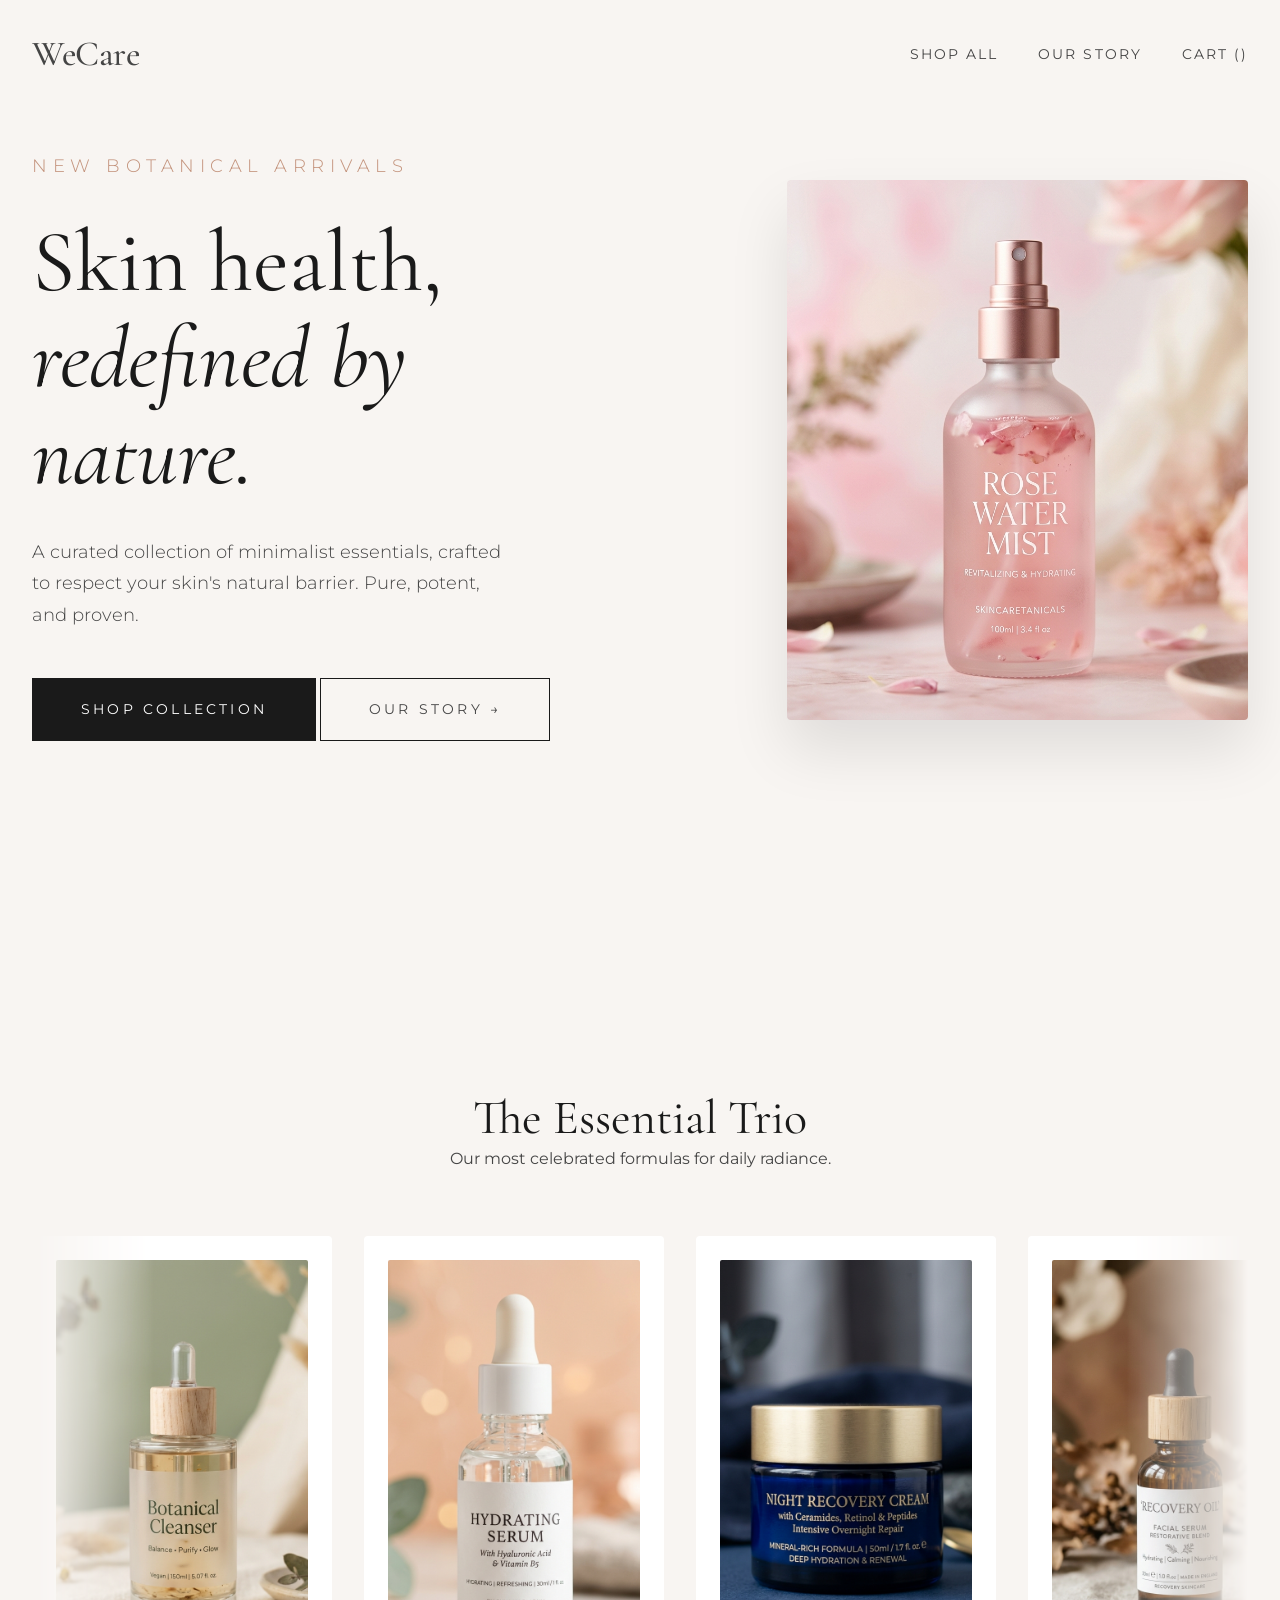
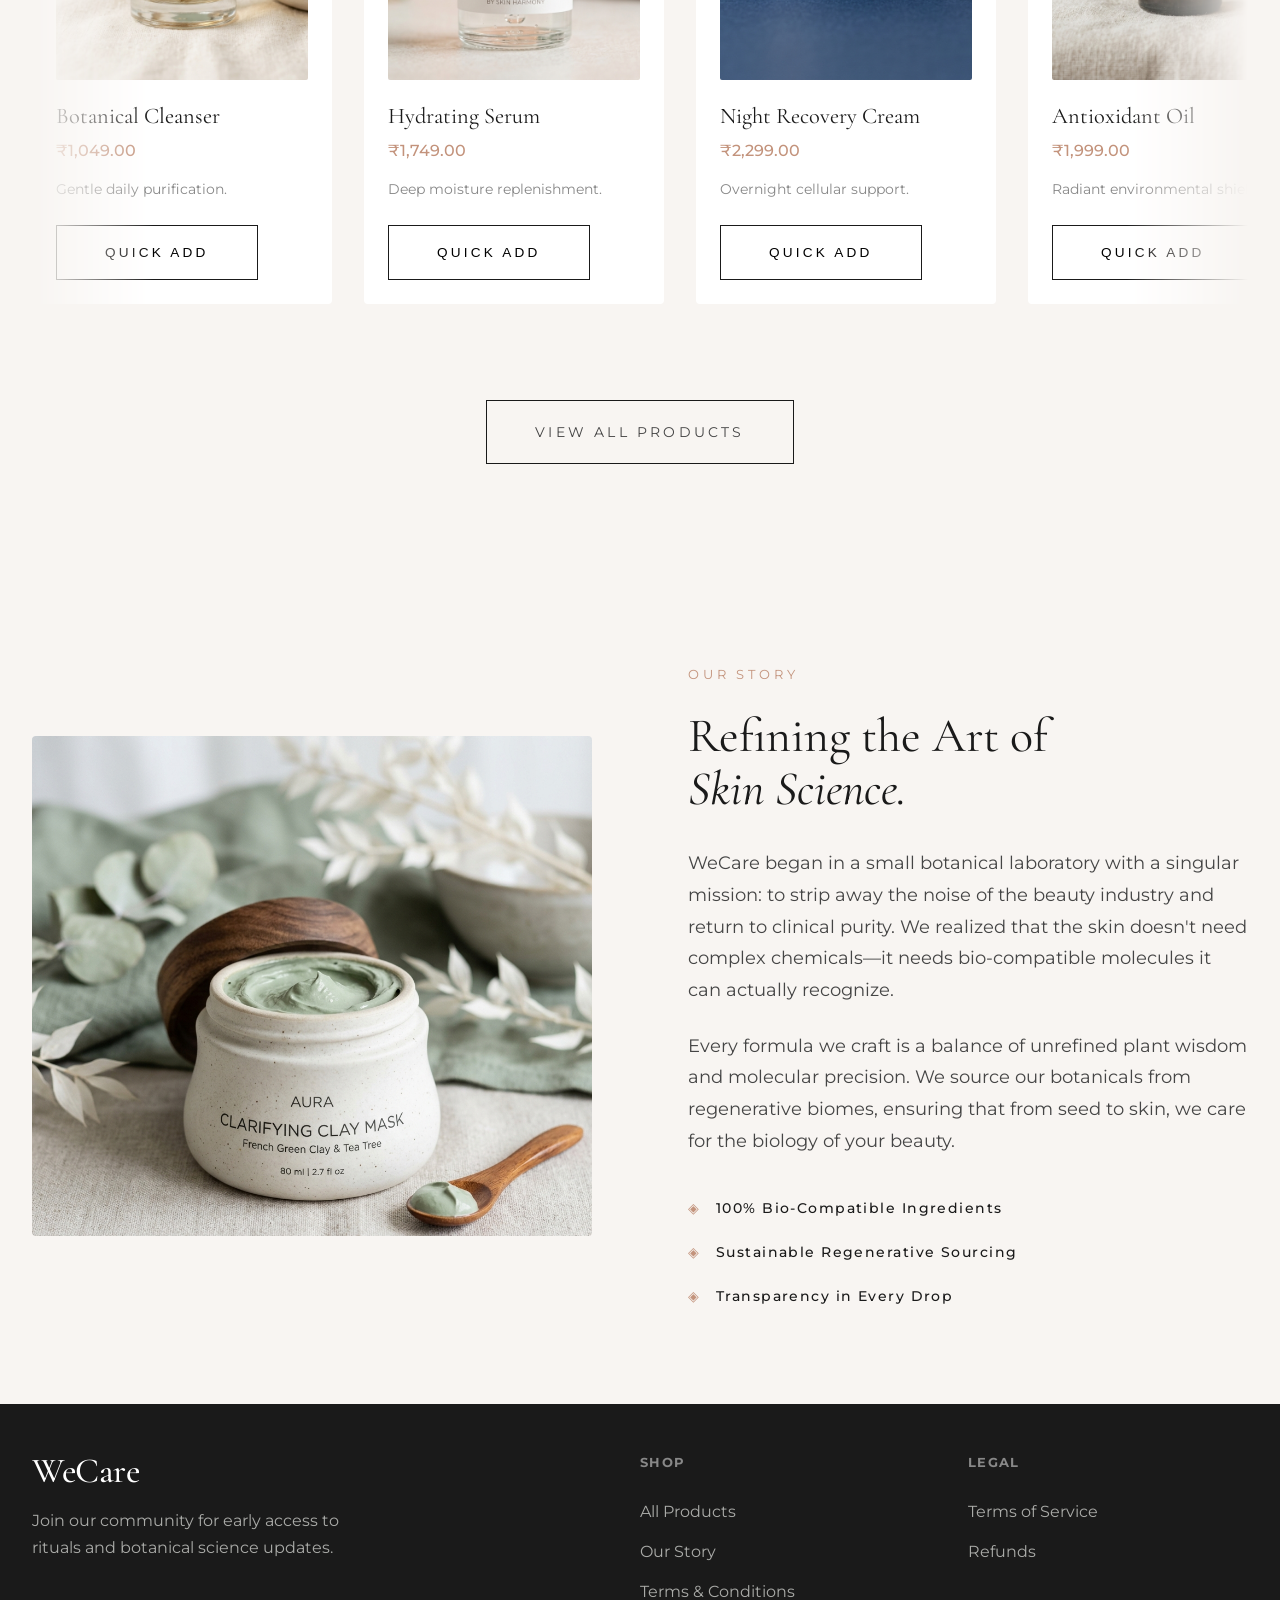
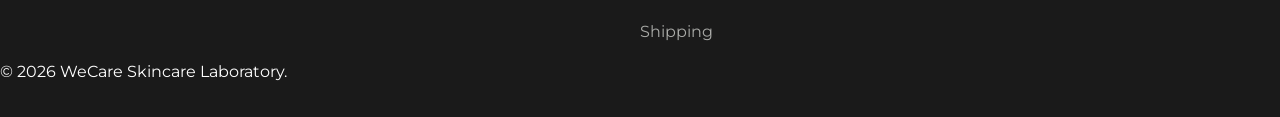
<file: index.html>
<!DOCTYPE html>
<html lang="en">
<head>
    <meta charset="UTF-8">
    <meta name="viewport" content="width=device-width, initial-scale=1.0">
    <title>WeCare | Premium Botanical Skincare</title>
    <meta name="description" content="Discover WeCare. High-performance, clean skincare formulated with botanical wisdom and clinical precision.">
    <link rel="stylesheet" href="css/style.css">
</head>
<body>

    <!-- Premium Navigation -->
    <nav class="nav" id="main-nav">
        <div class="nav-container">
            <a href="index.html" class="logo">WeCare</a>
            <ul class="nav-links">
                <li><a href="shop.html" class="nav-link">Shop All</a></li>
                <li><a href="index.html#story" class="nav-link">Our Story</a></li>
                <li><a href="cart.html" class="nav-link">Cart (<span class="cart-count">0</span>)</a></li>
            </ul>
            <div class="mobile-toggle" style="display: none;">Menu</div>
        </div>
    </nav>

    <!-- Hero v2 - High Impact -->
    <header class="hero-v2">
        <div class="container">
            <div class="hero-text" data-reveal>
                <p style="text-transform: uppercase; letter-spacing: 0.3em; margin-bottom: 2rem; color: var(--clr-accent);">New Botanical Arrivals</p>
                <h1>Skin health, <br><em>redefined by nature.</em></h1>
                <p>A curated collection of minimalist essentials, crafted to respect your skin's natural barrier. Pure, potent, and proven.</p>
                <div class="hero-actions">
                    <a href="shop.html" class="btn btn-primary">Shop Collection</a>
                    <a href="#story" class="btn btn-text">Our Story &rarr;</a>
                </div>
            </div>
            <div class="hero-image-wrapper" data-reveal>
                <img src="assets/products/mist.png" alt="Featured Skincare Product" class="hero-img-large">
            </div>
        </div>
    </header>

    <!-- Featured Minimalist Grid -->
    <section class="section-padding" id="rituals">
        <div class="container">
            <div class="shop-header">
                <h2 style="font-size: var(--fs-h2);">The Essential Trio</h2>
                <p>Our most celebrated formulas for daily radiance.</p>
            </div>
            <!-- This grid will be populated by main.js as a carousel -->
            <div class="carousel-container">
                <div class="carousel-track" id="featured-carousel">
                    <!-- JS handles rendering here -->
                </div>
            </div>
            <div class="text-center" style="margin-top: 4rem;">
                <a href="shop.html" class="btn">View All Products</a>
            </div>
        </div>
    </section>

    <!-- Our Story -->
    <section class="section-padding" id="story" style="background: var(--clr-secondary);">
        <div class="container philosophy-grid">
            <div class="philosophy-img-wrapper" data-reveal>
                <img src="assets/products/clay-mask.png" alt="Our Botanical Story" class="philosophy-img">
            </div>
            <div data-reveal>
                <p style="text-transform: uppercase; letter-spacing: 0.3em; margin-bottom: 1.5rem; color: var(--clr-accent); font-size: 0.8rem;">Our Story</p>
                <h2 style="margin-bottom: 2rem; font-size: var(--fs-h2);">Refining the Art of <br><em>Skin Science.</em></h2>
                <p style="margin-bottom: 1.5rem; font-size: 1.1rem; line-height: 1.8;">WeCare began in a small botanical laboratory with a singular mission: to strip away the noise of the beauty industry and return to clinical purity. We realized that the skin doesn't need complex chemicals—it needs bio-compatible molecules it can actually recognize.</p>
                <p style="margin-bottom: 2.5rem; font-size: 1.1rem; line-height: 1.8;">Every formula we craft is a balance of unrefined plant wisdom and molecular precision. We source our botanicals from regenerative biomes, ensuring that from seed to skin, we care for the biology of your beauty.</p>
                <ul style="list-style: none; display: flex; flex-direction: column; gap: 1.2rem; font-size: 0.9rem; letter-spacing: 0.1em; color: var(--clr-dark); font-weight: 500;">
                    <li><span style="color: var(--clr-accent); margin-right: 10px;">◈</span> 100% Bio-Compatible Ingredients</li>
                    <li><span style="color: var(--clr-accent); margin-right: 10px;">◈</span> Sustainable Regenerative Sourcing</li>
                    <li><span style="color: var(--clr-accent); margin-right: 10px;">◈</span> Transparency in Every Drop</li>
                </ul>
            </div>
        </div>
    </section>

    <!-- WeCare Branding Applied -->

    <!-- Global Footer -->
    <footer class="site-footer">
        <div class="container grid">
            <div>
                <h3 class="logo">WeCare</h3>
                <p>Join our community for early access to rituals and botanical science updates.</p>
            </div>
            <div>
                <h4>Shop</h4>
                <ul>
                    <li><a href="shop.html">All Products</a></li>
                    <li><a href="index.html#story">Our Story</a></li>
                    <li><a href="terms.html">Terms & Conditions</a></li>
                    <li><a href="shipping.html">Shipping</a></li>
                </ul>
            </div>
            <div>
                <h4>Legal</h4>
                <ul>
                    <li><a href="terms.html">Terms of Service</a></li>
                    <li><a href="shipping.html">Refunds</a></li>
                </ul>
            </div>
        </div>
        <div class="site-footer-bottom">
            &copy; 2026 WeCare Skincare Laboratory.
        </div>
    </footer>

    <script src="js/main.js"></script>
    <script>
        // Sticky Header Effect
        window.addEventListener('scroll', () => {
            const nav = document.getElementById('main-nav');
            if (window.scrollY > 50) {
                nav.classList.add('scrolled');
            } else {
                nav.classList.remove('scrolled');
            }
        });
    </script>
</body>
</html>
</file>
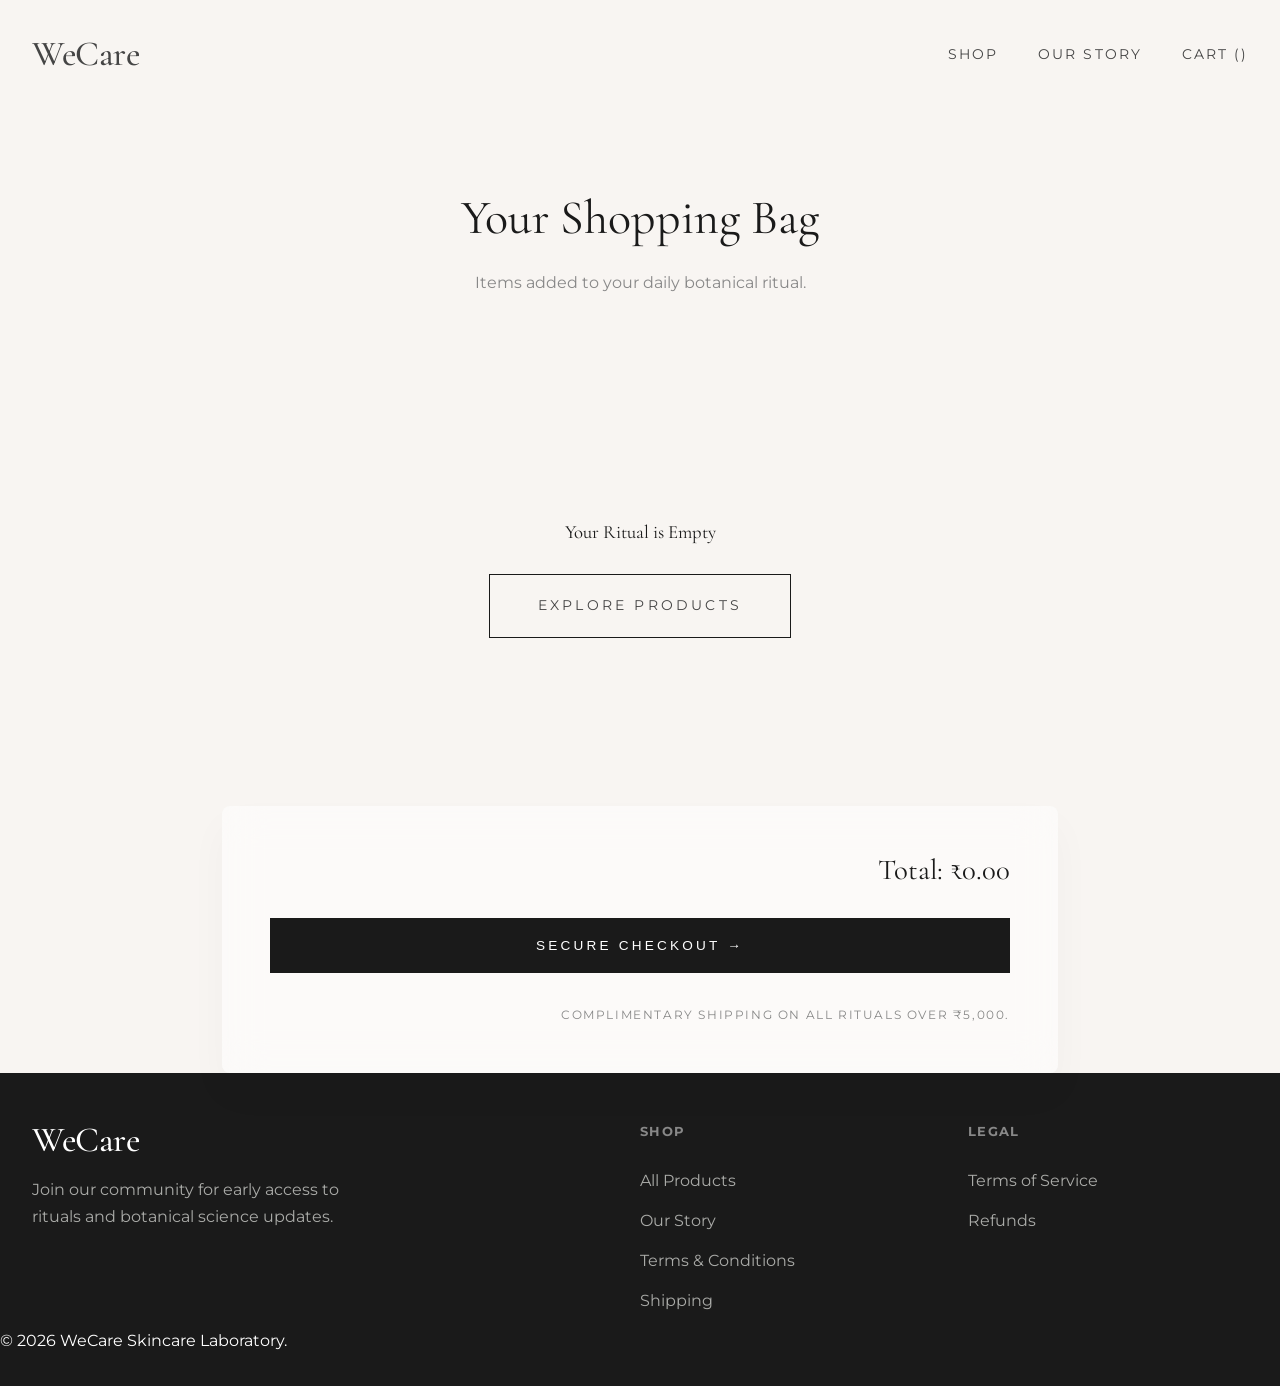
<file: cart.html>
<!DOCTYPE html>
<html lang="en">
<head>
    <meta charset="UTF-8">
    <meta name="viewport" content="width=device-width, initial-scale=1.0">
    <title>Your Ritual | WeCare Skincare</title>
    <link rel="stylesheet" href="css/style.css">
    <style>
        .cart-hero { padding: 10rem 0 3rem; text-align: center; }
        .cart-container { max-width: 900px; margin: 0 auto; padding: 0 2rem; }
        #cart-list { margin-top: 5rem; }
        .cart-item {
            display: grid;
            grid-template-columns: 100px 2fr 1fr 50px;
            align-items: center;
            gap: 2rem;
            padding: 2rem 0;
            border-bottom: 1px solid rgba(0,0,0,0.05);
        }
        .cart-item img { width: 100%; border-radius: 4px; background: #f7f7f7; }
        .qty { display: flex; align-items: center; gap: 1rem; }
        .qty button { background: none; border: 1px solid #ccc; width: 30px; height: 30px; cursor: pointer; }
        .remove { background: none; border: none; font-size: 1.5rem; color: #ccc; cursor: pointer; }
        .remove:hover { color: red; }
        .summary {
            margin-top: 5rem;
            padding: 3rem;
            background: rgba(255, 255, 255, 0.5);
            border-radius: 8px;
            backdrop-filter: blur(20px);
            text-align: right;
            box-shadow: 0 20px 40px rgba(0,0,0,0.03);
        }
    </style>
</head>
<body>

    <nav class="nav" id="main-nav">
        <div class="nav-container">
            <a href="index.html" class="logo">WeCare</a>
            <ul class="nav-links">
                <li><a href="shop.html" class="nav-link">Shop</a></li>
                <li><a href="index.html#story" class="nav-link">Our Story</a></li>
                <li><a href="cart.html" class="nav-link active">Cart (<span class="cart-count">0</span>)</a></li>
            </ul>
        </div>
    </nav>

    <header class="page-hero">
        <div class="container" data-reveal>
            <h1>Your Shopping Bag</h1>
            <p>Items added to your daily botanical ritual.</p>
        </div>
    </header>

    <main class="cart-container section-padding">
        <div id="cart-list">
            <!-- Dynamic Injection -->
        </div>

        <div class="summary">
            <h3 style="margin-bottom: 2rem; font-size: 1.8rem;">Total: <span id="cart-total">₹0.00</span></h3>
            <button class="btn btn-primary" style="width: 100%;" onclick="alert('The Checkout Laboratory is preparing...')">Secure Checkout &rarr;</button>
            <p style="margin-top: 2rem; color: #888; font-size: 0.75rem; text-transform: uppercase; letter-spacing: 0.1rem;">Complimentary Shipping on all rituals over ₹5,000.</p>
        </div>
    </main>

    <!-- Rebranded -->

    <!-- Global Footer -->
    <footer class="site-footer">
        <div class="container grid">
            <div>
                <h3 class="logo">WeCare</h3>
                <p>Join our community for early access to rituals and botanical science updates.</p>
            </div>
            <div>
                <h4>Shop</h4>
                <ul>
                    <li><a href="shop.html">All Products</a></li>
                    <li><a href="index.html#story">Our Story</a></li>
                    <li><a href="terms.html">Terms & Conditions</a></li>
                    <li><a href="shipping.html">Shipping</a></li>
                </ul>
            </div>
            <div>
                <h4>Legal</h4>
                <ul>
                    <li><a href="terms.html">Terms of Service</a></li>
                    <li><a href="shipping.html">Refunds</a></li>
                </ul>
            </div>
        </div>
        <div class="site-footer-bottom">
            &copy; 2026 WeCare Skincare Laboratory.
        </div>
    </footer>

    <script src="js/main.js"></script>
    <script>
        window.addEventListener('scroll', () => {
            const nav = document.getElementById('main-nav');
            if (window.scrollY > 50) nav.classList.add('scrolled');
            else nav.classList.remove('scrolled');
        });
    </script>
</body>
</html>
</file>
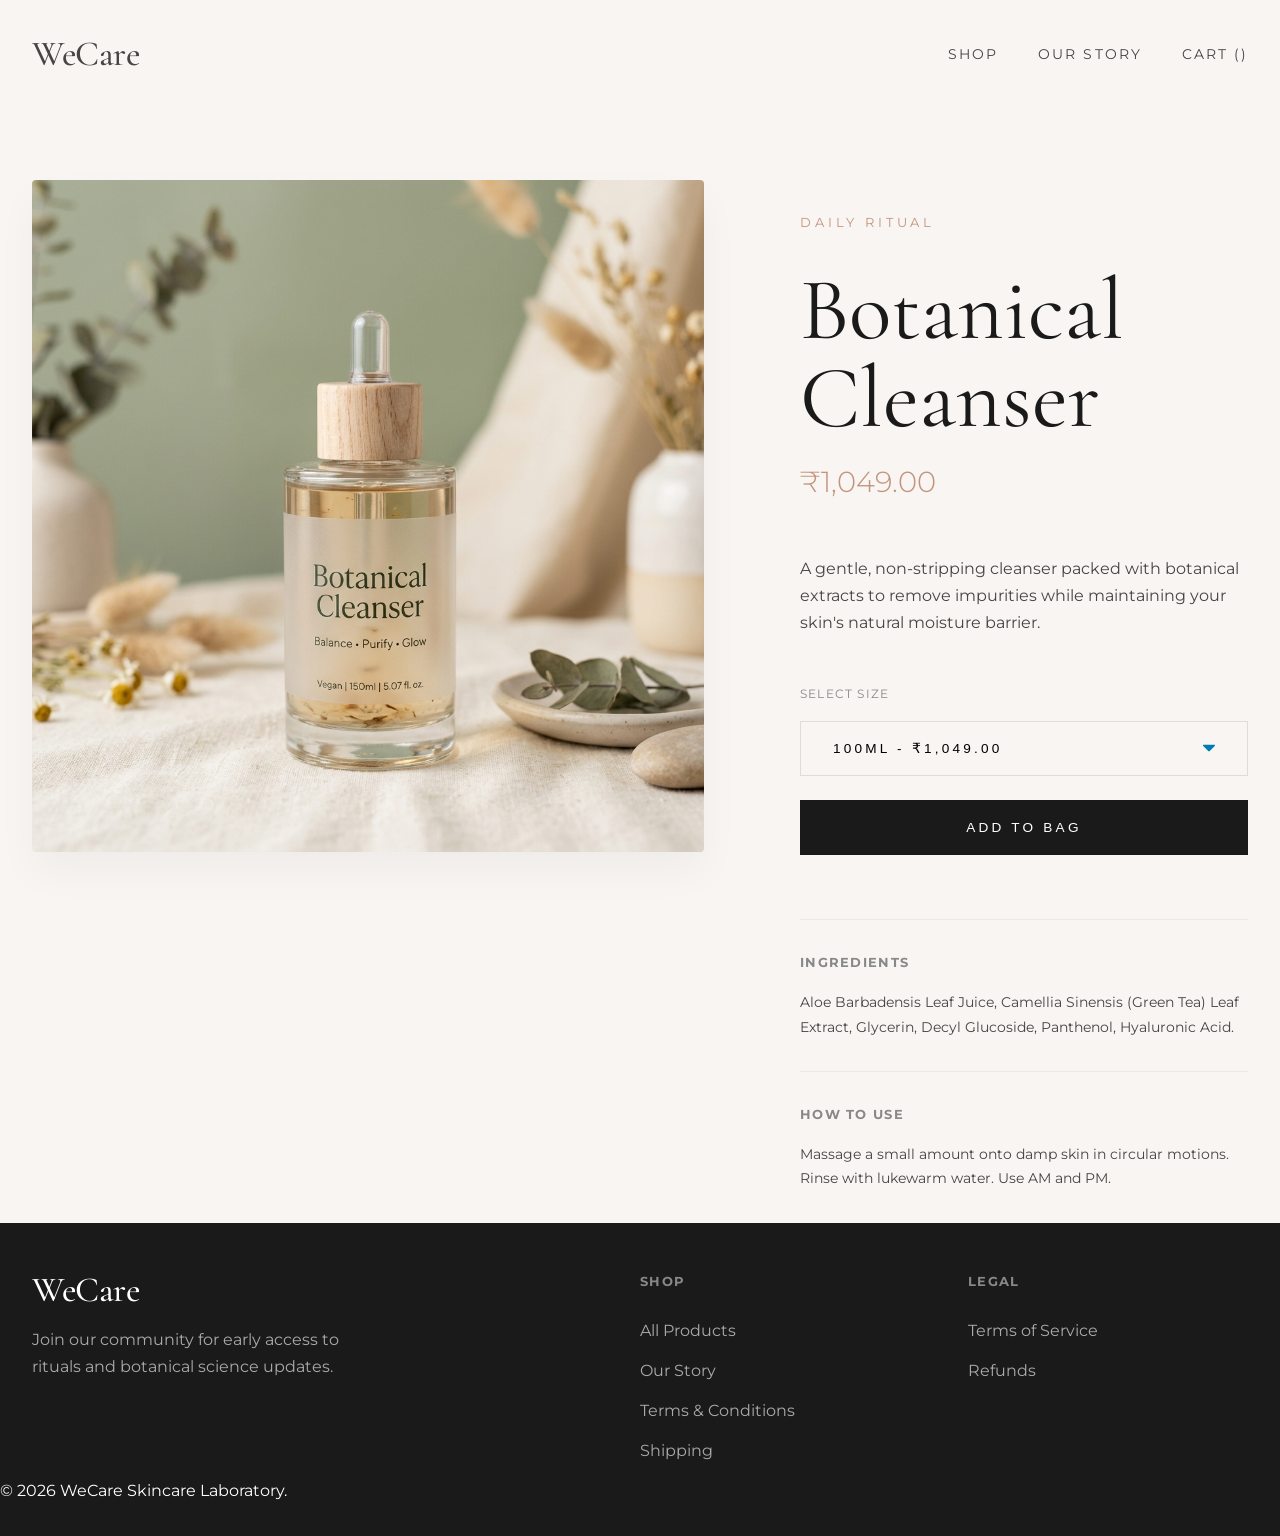
<file: product-detail.html>
<!DOCTYPE html>
<html lang="en">
<head>
    <meta charset="UTF-8">
    <meta name="viewport" content="width=device-width, initial-scale=1.0">
    <title>Botanical Cleanser | WeCare Skincare</title>
    <link rel="stylesheet" href="css/style.css">
    <style>
        .product-detail-grid {
            display: grid;
            grid-template-columns: 1.2fr 0.8fr;
            gap: 6rem;
            padding-top: 180px; /* Standardized high-end spacing */
            align-items: flex-start;
        }
        .product-gallery img {
            width: 100%;
            border-radius: 4px;
            box-shadow: var(--shadow-soft);
        }
        .product-info {
            padding-top: 2rem;
        }
        .product-info h1 { 
            font-size: var(--fs-h1); 
            line-height: 1;
            margin-bottom: 1rem; 
        }
        .price { 
            font-size: 1.8rem; 
            color: var(--clr-accent); 
            margin-bottom: 3rem; 
            font-weight: 300;
        }
        .description-tabs { margin-top: 4rem; }
        .tab-content { padding: 2rem 0; border-top: 1px solid rgba(0,0,0,0.05); }
        .tab-content h4 { margin-bottom: 1rem; text-transform: uppercase; font-size: 0.8rem; letter-spacing: 0.1em; color: #888; }
        
        @media (max-width: 1024px) {
            .product-detail-grid { grid-template-columns: 1fr; gap: 3rem; padding-top: 120px; }
            .product-info { padding-top: 0; }
        }
    </style>
</head>
<body>

    <!-- Navigation -->
    <nav class="nav">
        <div class="container nav-container">
            <a href="index.html" class="logo">WeCare</a>
            <ul class="nav-links">
                <li><a href="shop.html" class="nav-link">Shop</a></li>
                <li><a href="index.html#story" class="nav-link">Our Story</a></li>
                <li><a href="cart.html" class="nav-link">Cart (<span class="cart-count">0</span>)</a></li>
            </ul>
        </div>
    </nav>

    <main class="container product-detail-grid">
        <div class="product-gallery" data-reveal>
            <img src="assets/products/cleanser.png" alt="Botanical Cleanser">
        </div>
        <div class="product-info" data-reveal>
            <p style="text-transform: uppercase; letter-spacing: 0.3em; font-size: 0.8rem; color: var(--clr-accent); margin-bottom: 2rem;">Daily Ritual</p>
            <h1>Botanical Cleanser</h1>
            <p class="price">₹1,049.00</p>
            <p>A gentle, non-stripping cleanser packed with botanical extracts to remove impurities while maintaining your skin's natural moisture barrier.</p>
            
            <div style="margin: 3rem 0;">
                <label style="display: block; margin-bottom: 1rem; font-size: 0.75rem; text-transform: uppercase; letter-spacing: 0.1em; color: #888;">Select Size</label>
                <select class="btn" style="width: 100%; margin-bottom: 1.5rem; text-align: left; padding-left: 2rem; appearance: none; background: url('data:image/svg+xml;charset=US-ASCII,%3Csvg%20xmlns%3D%22http%3A%2F%2Fwww.w3.org%2F2000%2Fsvg%22%20width%3D%22292.4%22%20height%3D%22292.4%22%3E%3Cpath%20fill%3D%22%23007CB2%22%20d%3D%22M287%2069.4a17.6%2017.6%200%200%200-13-5.4H18.4c-5%200-9.3%201.8-12.9%205.4A17.6%2017.6%200%200%200%200%2082.2c0%205%201.8%209.3%205.4%2012.9l128%20127.9c3.6%203.6%207.8%205.4%2012.8%205.4s9.2-1.8%2012.8-5.4L287%2095c3.5-3.5%205.4-7.8%205.4-12.8%200-5-1.9-9.2-5.5-12.8z%22%2F%3E%3C%2Fsvg%3E') no-repeat right 2rem center / 12px; border-color: rgba(0,0,0,0.1);">
                    <option>100ML - ₹1,049.00</option>
                </select>
                <button class="btn btn-primary add-to-cart" 
                        data-id="cleanser-1" 
                        data-name="Botanical Cleanser" 
                        data-price="1049.00" 
                        data-img="assets/products/cleanser.png"
                        style="width: 100%;">Add to Bag</button>
            </div>

            <div class="description-tabs">
                <div class="tab-content">
                    <h4>Ingredients</h4>
                    <p style="font-size: 0.9rem; color: var(--clr-text-light); margin-top: 0.5rem;">
                        Aloe Barbadensis Leaf Juice, Camellia Sinensis (Green Tea) Leaf Extract, Glycerin, Decyl Glucoside, Panthenol, Hyaluronic Acid.
                    </p>
                </div>
                <div class="tab-content">
                    <h4>How to Use</h4>
                    <p style="font-size: 0.9rem; color: var(--clr-text-light); margin-top: 0.5rem;">
                        Massage a small amount onto damp skin in circular motions. Rinse with lukewarm water. Use AM and PM.
                    </p>
                </div>
            </div>
        </div>
    </main>

    <!-- Rebranded -->
 
    <footer class="site-footer">
        <div class="container grid">
            <div>
                <h3 class="logo">WeCare</h3>
                <p>Join our community for early access to rituals and botanical science updates.</p>
            </div>
            <div>
                <h4>Shop</h4>
                <ul>
                    <li><a href="shop.html">All Products</a></li>
                    <li><a href="index.html#story">Our Story</a></li>
                    <li><a href="terms.html">Terms & Conditions</a></li>
                    <li><a href="shipping.html">Shipping</a></li>
                </ul>
            </div>
            <div>
                <h4>Legal</h4>
                <ul>
                    <li><a href="terms.html">Terms of Service</a></li>
                    <li><a href="shipping.html">Refunds</a></li>
                </ul>
            </div>
        </div>
        <div class="site-footer-bottom">
            &copy; 2026 WeCare Skincare Laboratory.
        </div>
    </footer>
 
    <script src="js/main.js"></script>
</body>
</html>
</file>
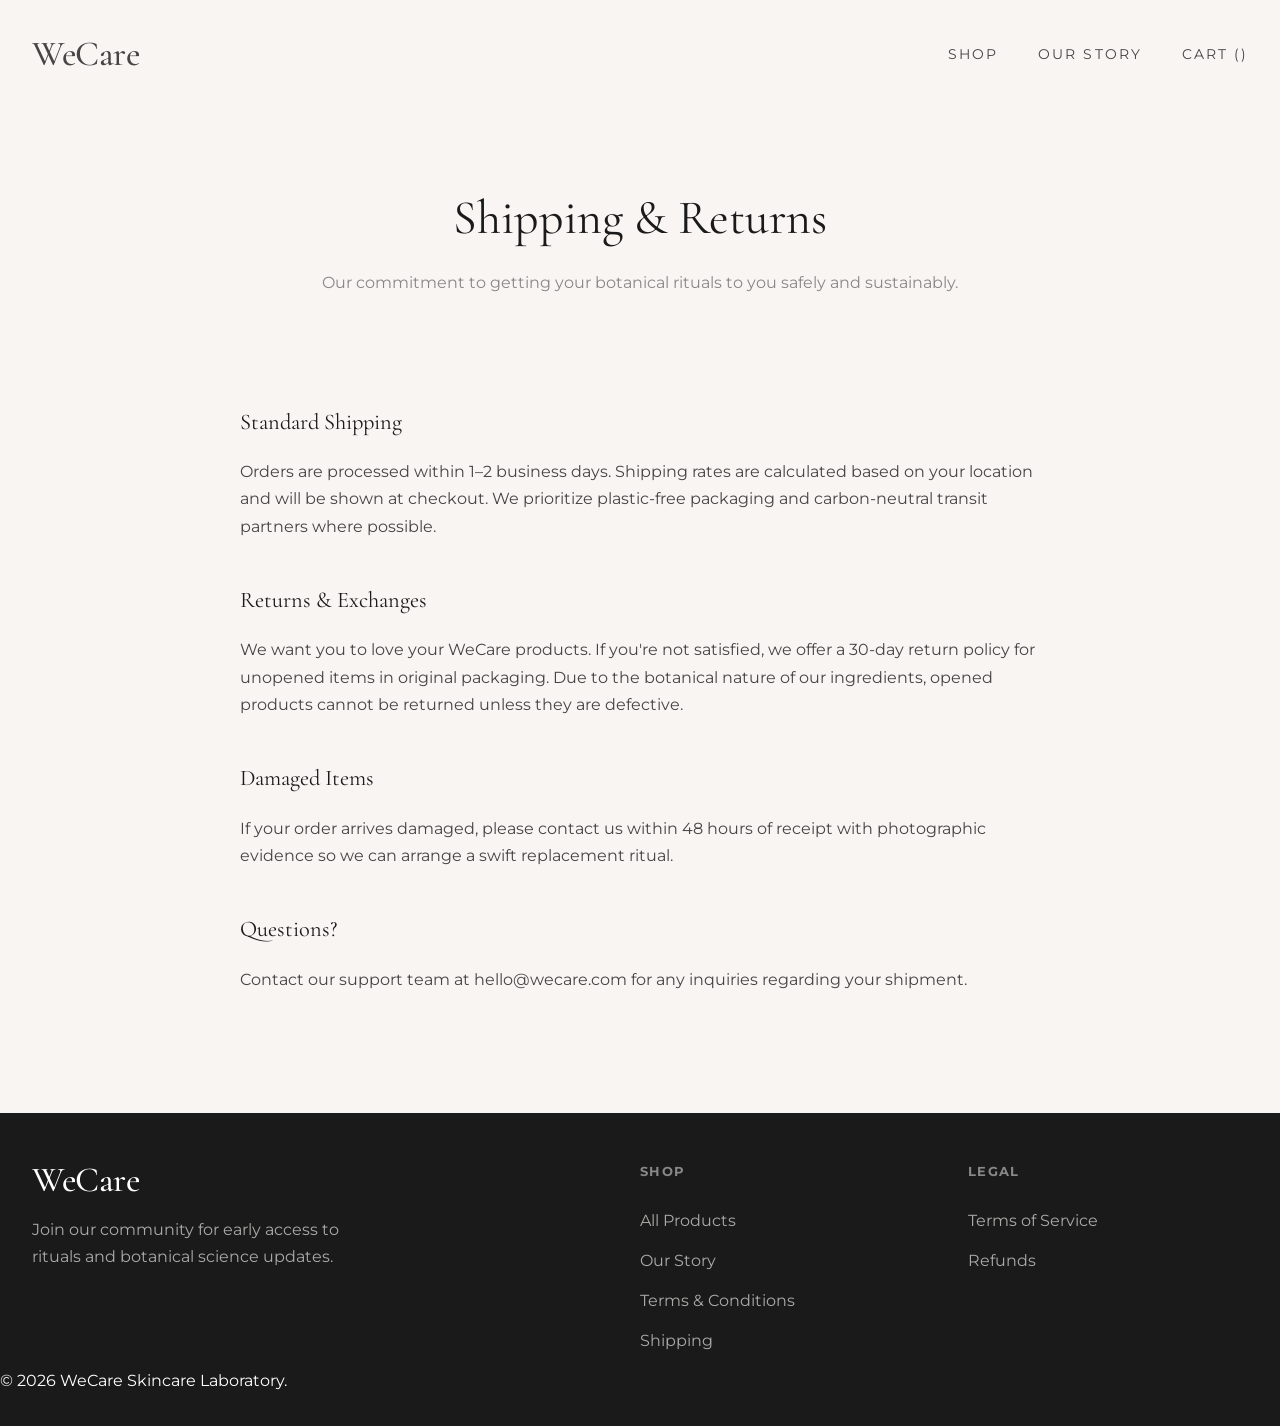
<file: shipping.html>
<!DOCTYPE html>
<html lang="en">
<head>
    <meta charset="UTF-8">
    <meta name="viewport" content="width=device-width, initial-scale=1.0">
    <title>Shipping & Returns | WeCare Skincare</title>
    <link rel="stylesheet" href="css/style.css">
</head>
<body>

    <nav class="nav">
        <div class="container nav-container">
            <a href="index.html" class="logo">WeCare</a>
            <ul class="nav-links">
                <li><a href="shop.html" class="nav-link">Shop</a></li>
                <li><a href="index.html#story" class="nav-link">Our Story</a></li>
                <li><a href="cart.html" class="nav-link">Cart (<span class="cart-count">0</span>)</a></li>
            </ul>
        </div>
    </nav>

    <header class="page-hero">
        <div class="container" data-reveal>
            <h1>Shipping & Returns</h1>
            <p>Our commitment to getting your botanical rituals to you safely and sustainably.</p>
        </div>
    </header>

    <main class="policy-content" data-reveal>
        <h2>Standard Shipping</h2>
        <p>Orders are processed within 1–2 business days. Shipping rates are calculated based on your location and will be shown at checkout. We prioritize plastic-free packaging and carbon-neutral transit partners where possible.</p>

        <h2>Returns & Exchanges</h2>
        <p>We want you to love your WeCare products. If you're not satisfied, we offer a 30-day return policy for unopened items in original packaging. Due to the botanical nature of our ingredients, opened products cannot be returned unless they are defective.</p>

        <h2>Damaged Items</h2>
        <p>If your order arrives damaged, please contact us within 48 hours of receipt with photographic evidence so we can arrange a swift replacement ritual.</p>

        <h2>Questions?</h2>
        <p>Contact our support team at hello@wecare.com for any inquiries regarding your shipment.</p>
    </main>

    <!-- Rebranded -->

    <!-- Global Footer -->
    <footer class="site-footer">
        <div class="container grid">
            <div>
                <h3 class="logo">WeCare</h3>
                <p>Join our community for early access to rituals and botanical science updates.</p>
            </div>
            <div>
                <h4>Shop</h4>
                <ul>
                    <li><a href="shop.html">All Products</a></li>
                    <li><a href="index.html#story">Our Story</a></li>
                    <li><a href="terms.html">Terms & Conditions</a></li>
                    <li><a href="shipping.html">Shipping</a></li>
                </ul>
            </div>
            <div>
                <h4>Legal</h4>
                <ul>
                    <li><a href="terms.html">Terms of Service</a></li>
                    <li><a href="shipping.html">Refunds</a></li>
                </ul>
            </div>
        </div>
        <div class="site-footer-bottom">
            &copy; 2026 WeCare Skincare Laboratory.
        </div>
    </footer>

    <script src="js/main.js"></script>
</body>
</html>
</file>
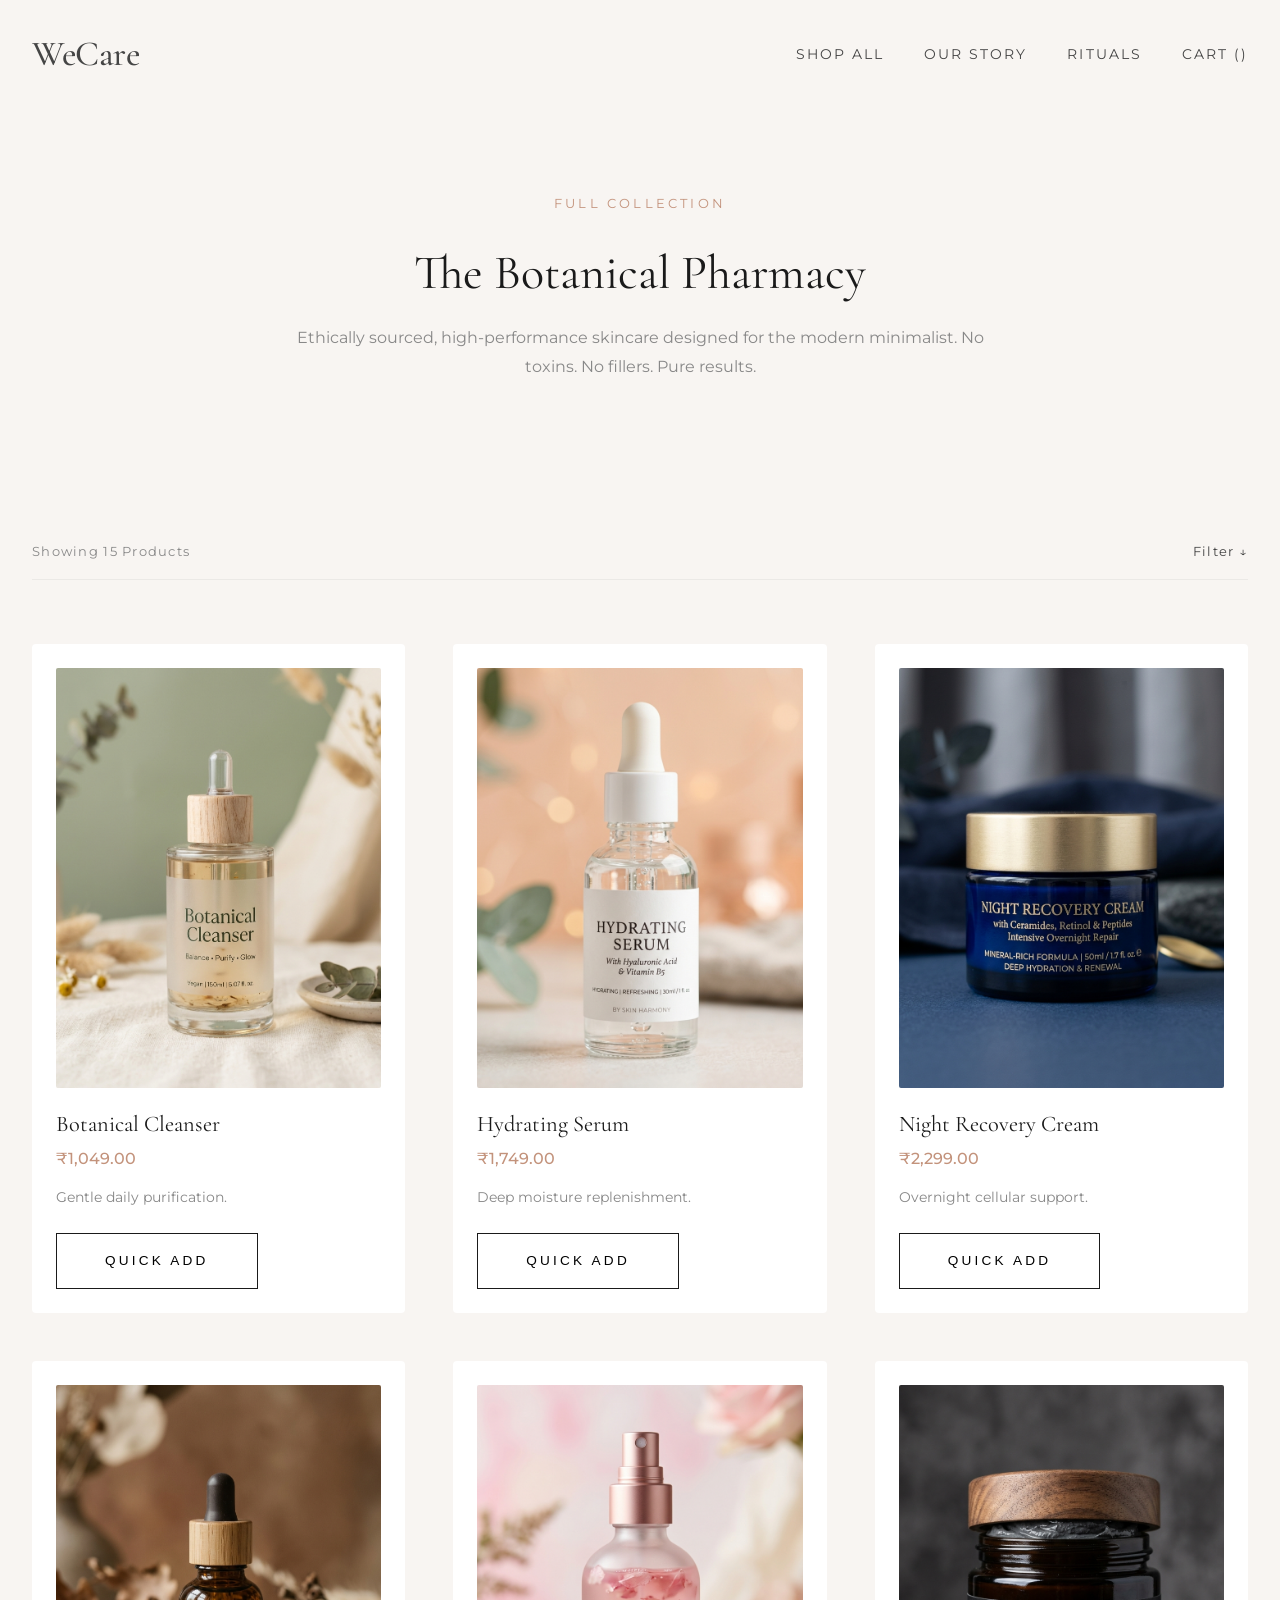
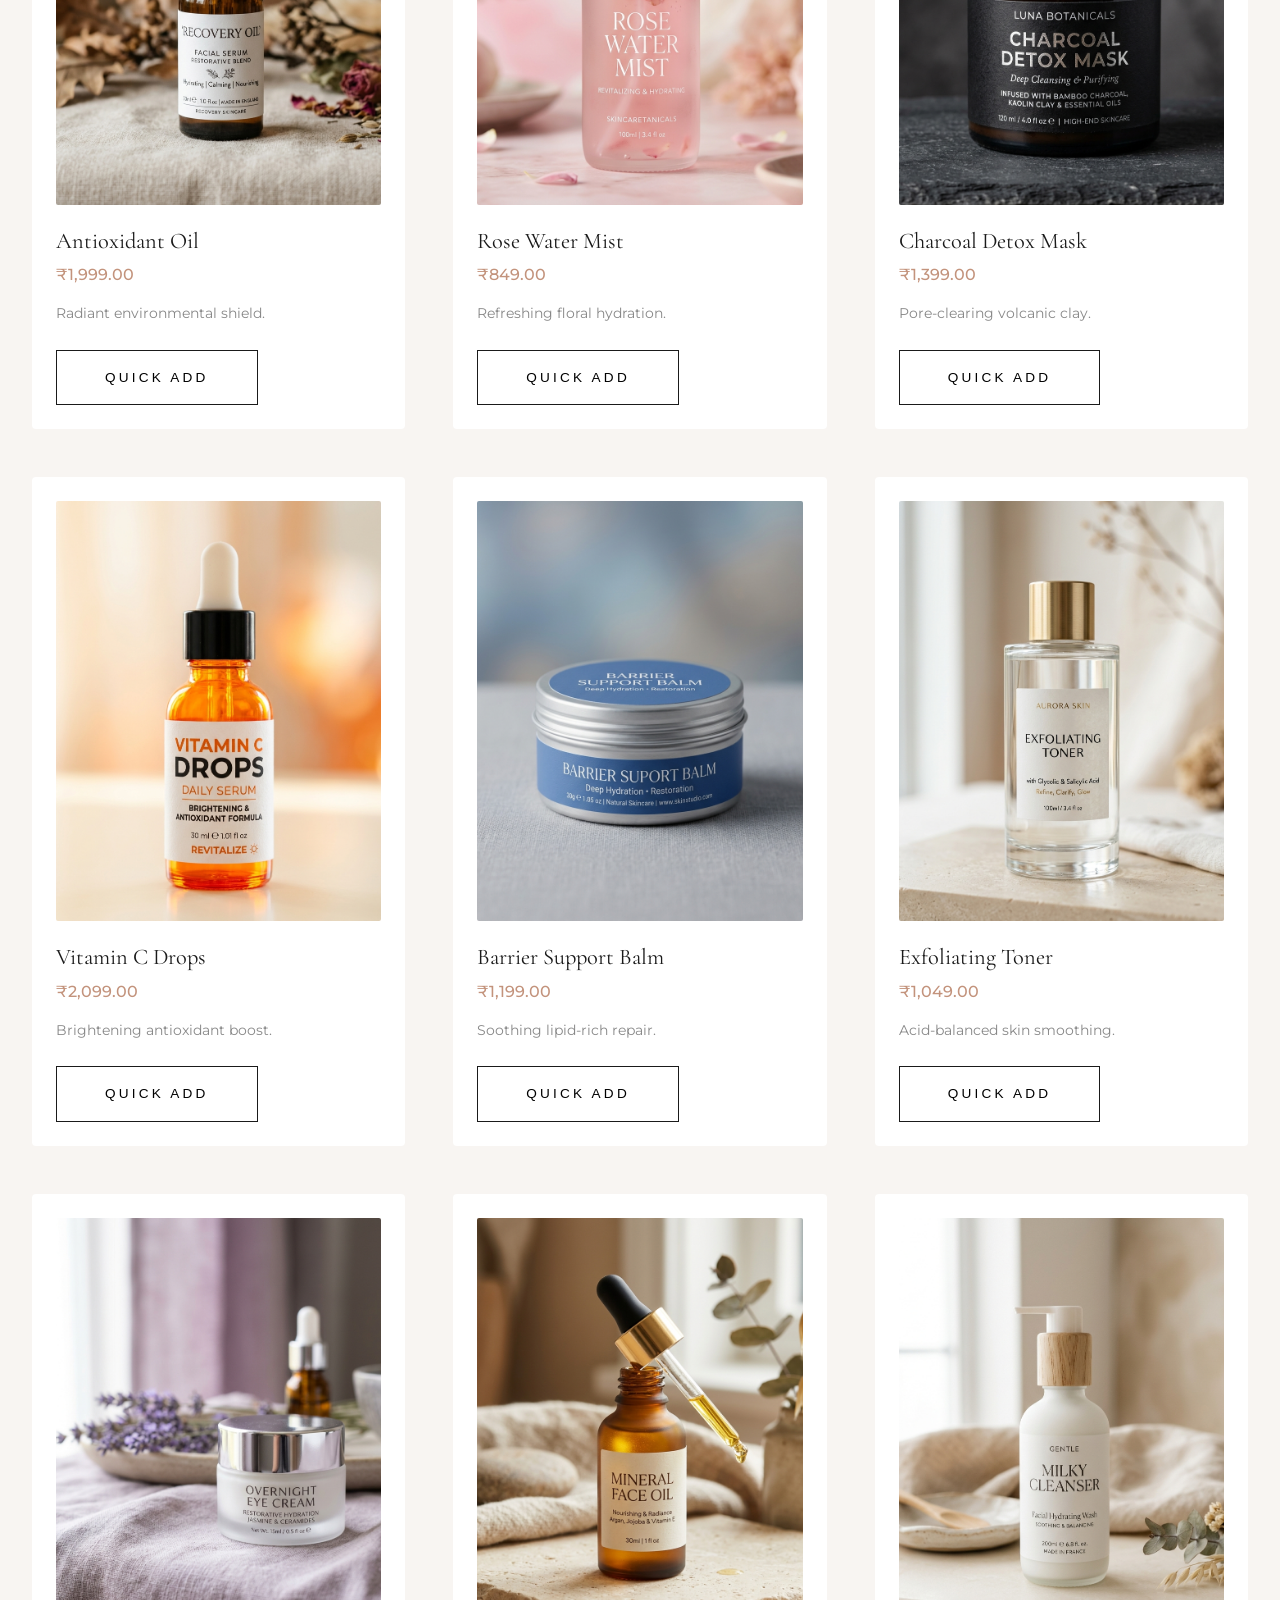
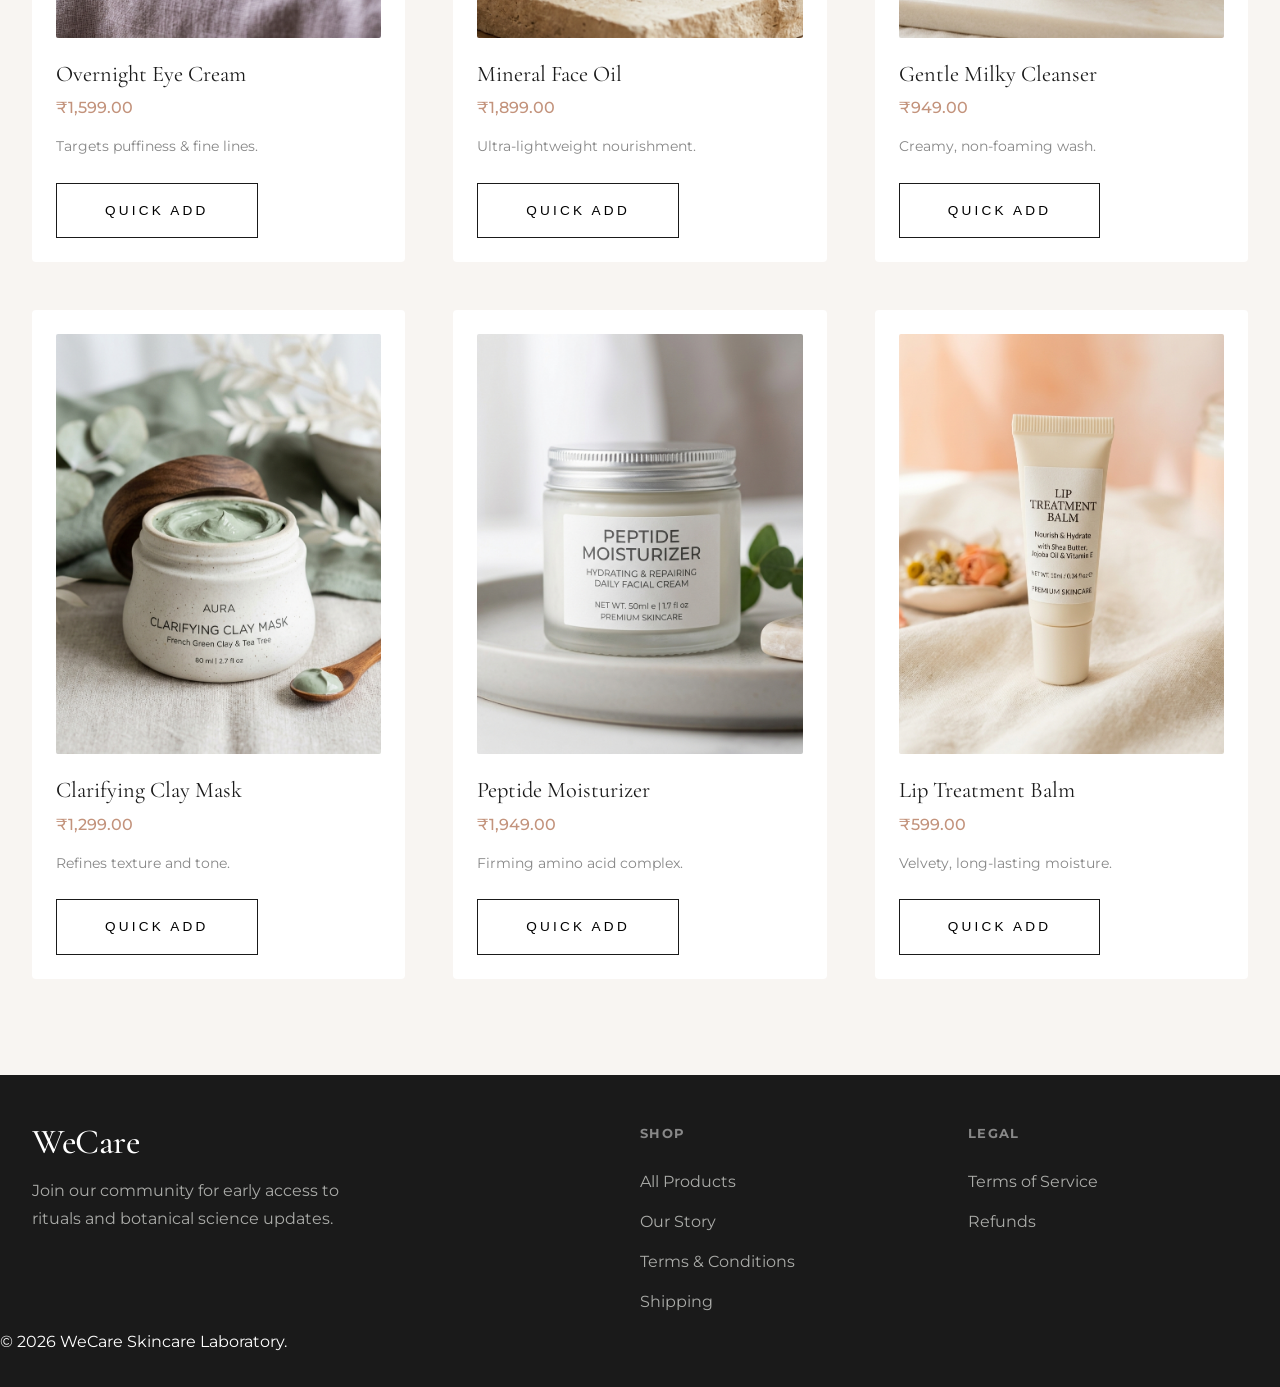
<file: shop.html>
<!DOCTYPE html>
<html lang="en">
<head>
    <meta charset="UTF-8">
    <meta name="viewport" content="width=device-width, initial-scale=1.0">
    <title>Shop All | WeCare Premium Skincare</title>
    <link rel="stylesheet" href="css/style.css">
</head>
<body>

    <nav class="nav" id="main-nav">
        <div class="nav-container">
            <a href="index.html" class="logo">WeCare</a>
            <ul class="nav-links">
                <li><a href="shop.html" class="nav-link active">Shop All</a></li>
                <li><a href="index.html#story" class="nav-link">Our Story</a></li>
                <li><a href="index.html#rituals" class="nav-link">Rituals</a></li>
                <li><a href="cart.html" class="nav-link">Cart (<span class="cart-count">0</span>)</a></li>
            </ul>
        </div>
    </nav>

    <header class="page-hero">
        <div class="container" data-reveal>
            <p style="text-transform: uppercase; letter-spacing: 0.2rem; font-size: 0.8rem; margin-bottom: 2rem; color: var(--clr-accent);">Full Collection</p>
            <h1>The Botanical Pharmacy</h1>
            <p>Ethically sourced, high-performance skincare designed for the modern minimalist. No toxins. No fillers. Pure results.</p>
        </div>
    </header>

    <section class="section-padding">
        <div class="container">
            <!-- Filter Bar Skeleton -->
            <div style="display: flex; justify-content: space-between; border-bottom: 1px solid rgba(0,0,0,0.05); padding-bottom: 1rem; margin-bottom: 3rem;">
                <p style="font-size: 0.8rem; letter-spacing: 0.1em; color: #888;">Showing 15 Products</p>
                <p style="font-size: 0.8rem; letter-spacing: 0.1em;">Filter &darr;</p>
            </div>
            
            <!-- Dynamic Product Grid populated by main.js -->
            <div class="product-grid dynamic" id="full-shop-grid">
                <!-- JS Inject Here -->
            </div>
        </div>
    </section>

    <!-- Rebranded -->

    <!-- Global Footer -->
    <footer class="site-footer">
        <div class="container grid">
            <div>
                <h3 class="logo">WeCare</h3>
                <p>Join our community for early access to rituals and botanical science updates.</p>
            </div>
            <div>
                <h4>Shop</h4>
                <ul>
                    <li><a href="shop.html">All Products</a></li>
                    <li><a href="index.html#story">Our Story</a></li>
                    <li><a href="terms.html">Terms & Conditions</a></li>
                    <li><a href="shipping.html">Shipping</a></li>
                </ul>
            </div>
            <div>
                <h4>Legal</h4>
                <ul>
                    <li><a href="terms.html">Terms of Service</a></li>
                    <li><a href="shipping.html">Refunds</a></li>
                </ul>
            </div>
        </div>
        <div class="site-footer-bottom">
            &copy; 2026 WeCare Skincare Laboratory.
        </div>
    </footer>

    <script src="js/main.js"></script>
    <script>
        window.addEventListener('scroll', () => {
            const nav = document.getElementById('main-nav');
            if (window.scrollY > 50) nav.classList.add('scrolled');
            else nav.classList.remove('scrolled');
        });
    </script>
</body>
</html>
</file>
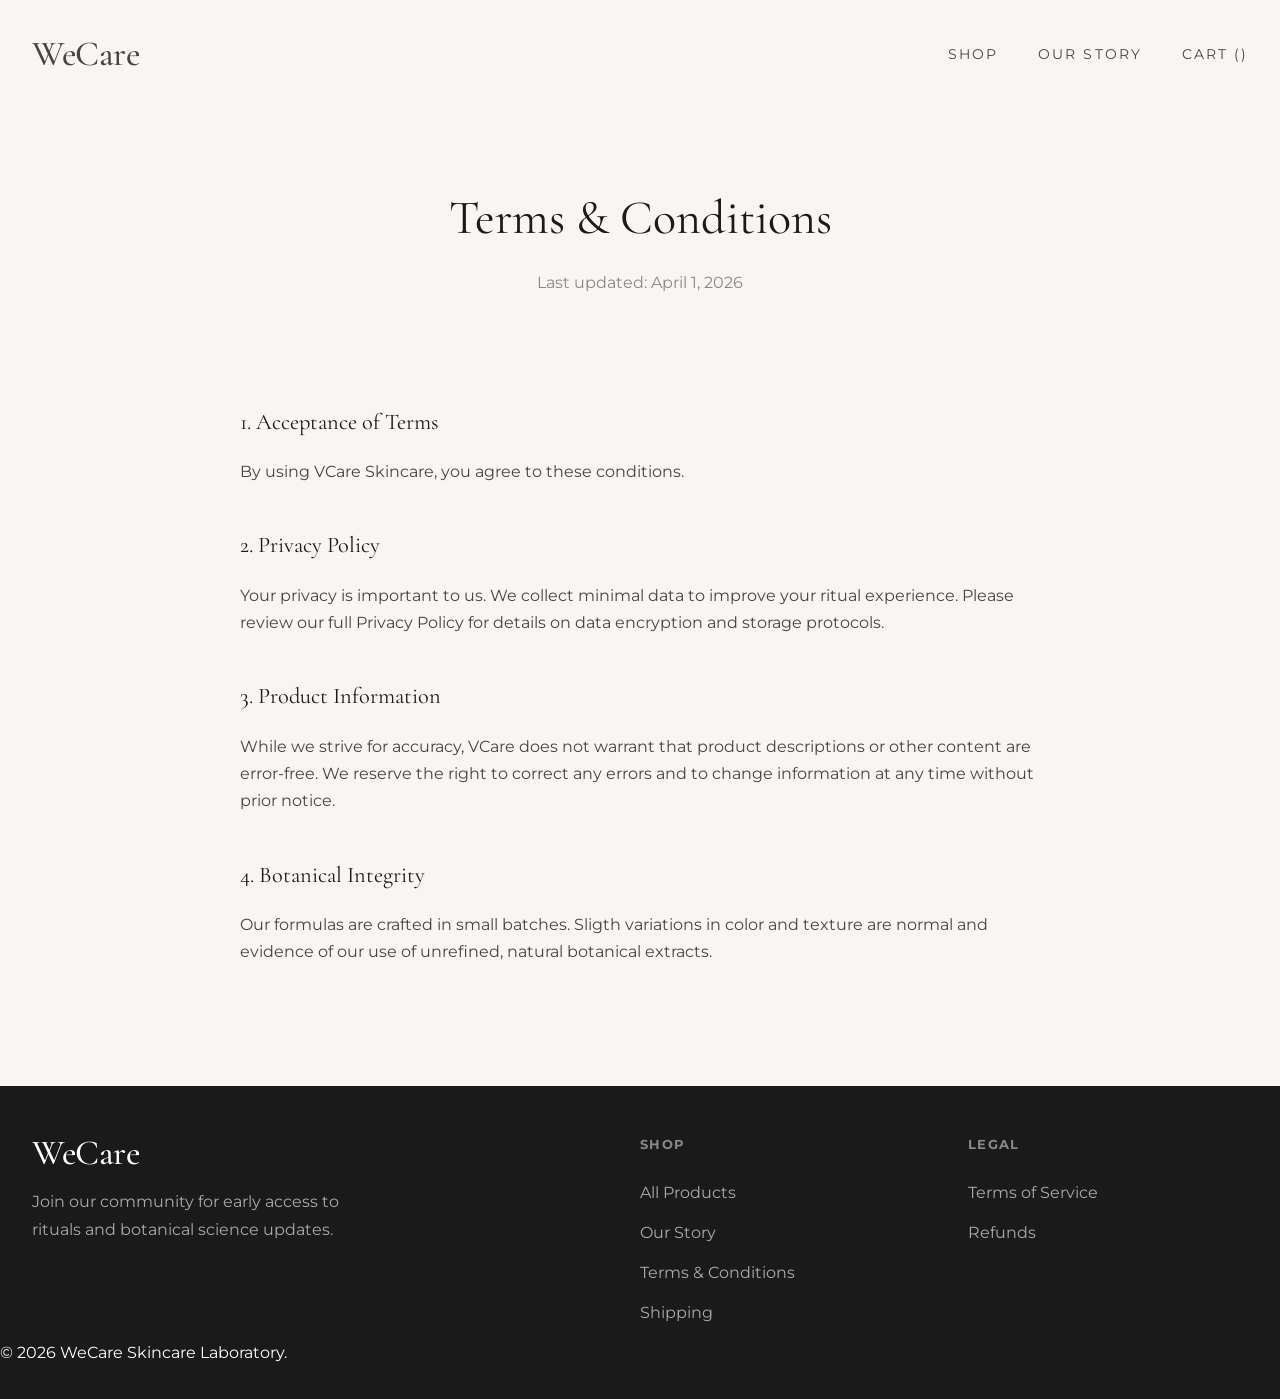
<file: terms.html>
<!DOCTYPE html>
<html lang="en">
<head>
    <meta charset="UTF-8">
    <meta name="viewport" content="width=device-width, initial-scale=1.0">
    <title>Terms of Service | WeCare Skincare</title>
    <link rel="stylesheet" href="css/style.css">
</head>
<body>

    <nav class="nav">
        <div class="container nav-container">
            <a href="index.html" class="logo">WeCare</a>
            <ul class="nav-links">
                <li><a href="shop.html" class="nav-link">Shop</a></li>
                <li><a href="index.html#story" class="nav-link">Our Story</a></li>
                <li><a href="cart.html" class="nav-link">Cart (<span class="cart-count">0</span>)</a></li>
            </ul>
        </div>
    </nav>

    <header class="page-hero">
        <div class="container" data-reveal>
            <h1>Terms & Conditions</h1>
            <p>Last updated: April 1, 2026</p>
        </div>
    </header>

    <main class="policy-content" data-reveal>
        <h2>1. Acceptance of Terms</h2>
        <p>By using VCare Skincare, you agree to these conditions.</p>

        <h2>2. Privacy Policy</h2>
        <p>Your privacy is important to us. We collect minimal data to improve your ritual experience. Please review our full Privacy Policy for details on data encryption and storage protocols.</p>

        <h2>3. Product Information</h2>
        <p>While we strive for accuracy, VCare does not warrant that product descriptions or other content are error-free. We reserve the right to correct any errors and to change information at any time without prior notice.</p>

        <h2>4. Botanical Integrity</h2>
        <p>Our formulas are crafted in small batches. Sligth variations in color and texture are normal and evidence of our use of unrefined, natural botanical extracts.</p>
    </main>

    <!-- Rebranded -->

    <!-- Global Footer -->
    <footer class="site-footer">
        <div class="container grid">
            <div>
                <h3 class="logo">WeCare</h3>
                <p>Join our community for early access to rituals and botanical science updates.</p>
            </div>
            <div>
                <h4>Shop</h4>
                <ul>
                    <li><a href="shop.html">All Products</a></li>
                    <li><a href="index.html#story">Our Story</a></li>
                    <li><a href="terms.html">Terms & Conditions</a></li>
                    <li><a href="shipping.html">Shipping</a></li>
                </ul>
            </div>
            <div>
                <h4>Legal</h4>
                <ul>
                    <li><a href="terms.html">Terms of Service</a></li>
                    <li><a href="shipping.html">Refunds</a></li>
                </ul>
            </div>
        </div>
        <div class="site-footer-bottom">
            &copy; 2026 WeCare Skincare Laboratory.
        </div>
    </footer>

    <script src="js/main.js"></script>
</body>
</html>
</file>
<file: css/style.css>
@import url('https://fonts.googleapis.com/css2?family=Cormorant+Garamond:ital,wght@0,300;0,400;0,600;1,300;1,400&family=Montserrat:wght@200;300;400;500&display=swap');

:root {
    /* Sophisticated Color Palette */
    --clr-primary: #B4C2AE; /* Sage */
    --clr-secondary: #F8F5F2; /* Soft Sand */
    --clr-accent: #C3937C; /* Terracotta */
    --clr-dark: #1A1A1A;
    --clr-text: #454545;
    --clr-white: #FFFFFF;
    
    /* Fluid Typography Scale */
    --fs-h1: clamp(2.5rem, 10vw, 5.5rem);
    --fs-h2: clamp(2rem, 6vw, 3rem);
    --fs-h3: clamp(1.5rem, 4vw, 2.2rem);
    --fs-body: 1rem;
    
    /* Spacing System */
    --gap-xs: 0.5rem;
    --gap-s: 1.2rem;
    --gap-m: 2rem;
    --gap-l: 3rem;
    --gap-xl: 6rem;

    /* Transitions & FX */
    --ease-out: cubic-bezier(0.23, 1, 0.32, 1);
    --transition-slow: all 0.7s var(--ease-out);
    --transition-fast: all 0.3s var(--ease-out);
    --glass: rgba(255, 255, 255, 0.8);
    --shadow-soft: 0 20px 40px rgba(0, 0, 0, 0.04);
}

/* Base Reset */
* {
    margin: 0;
    padding: 0;
    box-sizing: border-box;
}

html {
    scroll-behavior: initial; /* Handled by JS for good UX */
}

body {
    font-family: 'Montserrat', sans-serif;
    color: var(--clr-text);
    background-color: var(--clr-secondary);
    line-height: 1.7;
    overflow-x: hidden;
    -webkit-font-smoothing: antialiased;
}

h1, h2, h3 {
    font-family: 'Cormorant Garamond', serif;
    font-weight: 400;
    line-height: 1.1;
    color: var(--clr-dark);
}

a {
    color: inherit;
    text-decoration: none;
    transition: var(--transition-fast);
}

/* Layout & Component Classes */
.section-padding {
    padding: var(--gap-xl) 0;
}

.text-center {
    text-align: center;
}

.container {
    max-width: 1400px;
    margin: 0 auto;
    padding: 0 2rem;
}

/* Animations */
[data-reveal] {
    opacity: 0;
    transform: translateY(30px);
    transition: var(--transition-slow);
}

[data-reveal].visible {
    opacity: 1;
    transform: translateY(0);
}

/* Header & Nav */
.nav {
    position: fixed;
    top: 0;
    width: 100%;
    z-index: 1000;
    padding: 1.5rem 0;
    transition: var(--transition-fast);
}

.nav.scrolled {
    background: var(--glass);
    backdrop-filter: blur(20px);
    padding: 0.8rem 0;
    box-shadow: 0 4px 30px rgba(0, 0, 0, 0.03);
}

.nav-container {
    max-width: 1600px;
    margin: 0 auto;
    padding: 0 2rem;
    display: flex;
    justify-content: space-between;
    align-items: center;
}

.logo {
    font-family: 'Cormorant Garamond', serif;
    font-size: 2.2rem;
    font-weight: 500;
    letter-spacing: -0.5px;
}

.nav-links {
    display: flex;
    gap: 2.5rem;
    list-style: none;
}

.nav-link {
    font-size: 0.85rem;
    text-transform: uppercase;
    letter-spacing: 0.15em;
    font-weight: 400;
    position: relative;
}

.nav-link::after {
    content: '';
    position: absolute;
    bottom: -5px;
    left: 0;
    width: 0;
    height: 1px;
    background: var(--clr-accent);
    transition: var(--transition-fast);
}

.nav-link:hover::after {
    width: 100%;
}

.cart-count {
    background: var(--clr-primary);
    color: var(--clr-white);
    padding: 2px 8px;
    border-radius: 50px;
    font-size: 0.7rem;
    margin-left: 5px;
}

/* Hero v2 */
.hero-v2 {
    height: 100vh;
    display: flex;
    align-items: center;
    position: relative;
    overflow: hidden;
}

/* Removed .hero-bg since it caused issues */

.hero-v2 .container {
    max-width: 1400px;
    margin: 0 auto;
    padding: 0 2rem;
    display: grid;
    grid-template-columns: 1fr 1fr;
    align-items: center;
    gap: 4rem;
}

.hero-text h1 {
    font-size: var(--fs-h1);
    margin-bottom: 2rem;
}

.hero-text p {
    font-size: 1.15rem;
    max-width: 480px;
    margin-bottom: 3rem;
    font-weight: 300;
}

.hero-image-wrapper {
    position: relative;
    height: 60vh;
    display: flex;
    justify-content: flex-end;
}

.hero-img-large {
    width: 80%;
    height: 100%;
    object-fit: cover;
    border-radius: 4px;
    box-shadow: 0 30px 60px rgba(0,0,0,0.1);
}

/* Buttons */
.btn {
    display: inline-block;
    padding: 1.2rem 3rem;
    font-size: 0.85rem;
    text-transform: uppercase;
    letter-spacing: 0.2rem;
    border: 1px solid var(--clr-dark);
    background: transparent;
    cursor: pointer;
    transition: var(--transition-fast);
    position: relative;
    overflow: hidden;
}

.btn-primary {
    background: var(--clr-dark);
    color: var(--clr-white);
}

.btn:hover {
    background: var(--clr-accent);
    border-color: var(--clr-accent);
    color: var(--clr-white);
    transform: translateY(-5px);
}

/* Product Section */
.shop-header {
    text-align: center;
    padding: var(--gap-xl) 0 var(--gap-m);
}

.product-grid {
    display: grid;
    grid-template-columns: repeat(auto-fill, minmax(320px, 1fr));
    gap: 3rem;
    margin-top: 4rem;
}

.product-card {
    background: var(--clr-white);
    padding: 1.5rem;
    border-radius: 4px;
    transition: var(--transition-slow);
}

.product-card:hover {
    box-shadow: var(--shadow-soft);
    transform: translateY(-10px);
}

/* Premium Carousel styling */
.carousel-container {
    overflow: hidden;
    width: 100%;
    padding: 2rem 0;
    position: relative;
    /* Soft edge masking for premium feel */
    -webkit-mask-image: linear-gradient(to right, transparent, black 10%, black 90%, transparent);
    mask-image: linear-gradient(to right, transparent, black 10%, black 90%, transparent);
}

.carousel-track {
    display: flex;
    gap: 2rem;
    width: max-content;
    animation: scroll-left 40s linear infinite;
}

.carousel-track:hover {
    animation-play-state: paused;
}

.carousel-track .product-card {
    width: 300px;
    flex-shrink: 0;
}

@keyframes scroll-left {
    0% { transform: translateX(0); }
    100% { transform: translateX(-50%); } 
    /* Translates by half its width which assumes we doubled the items for seamless loop */
}

.product-thumb {
    height: 420px;
    background: #f7f7f7;
    overflow: hidden;
    margin-bottom: 1.5rem;
    border-radius: 2px;
}

.product-thumb img {
    width: 100%;
    height: 100%;
    object-fit: cover;
    transition: transform 1.2s var(--ease-out);
}

.product-card:hover .product-thumb img {
    transform: scale(1.08);
}

.product-meta h3 {
    font-size: 1.4rem;
    margin-bottom: 0.5rem;
}

.price {
    font-weight: 500;
    color: var(--clr-accent);
    margin-bottom: 0.8rem;
}

.desc {
    font-size: 0.9rem;
    color: #888;
    margin-bottom: 1.5rem;
}

/* Cart Side Drawer Skeleton */
.cart-drawer {
    position: fixed;
    right: -400px;
    top: 0;
    width: 400px;
    height: 100%;
    background: var(--clr-white);
    z-index: 3000;
    box-shadow: -10px 0 50px rgba(0,0,0,0.05);
    transition: right 0.5s var(--ease-out);
    padding: 2rem;
}

.cart-drawer.active {
    right: 0;
}

/* UX Toggle v2 */
.ux-toggle {
    position: fixed;
    bottom: 2rem;
    right: 2rem;
    background: var(--clr-dark);
    color: var(--clr-white);
    padding: 0.6rem 1.5rem;
    border-radius: 100px;
    display: flex;
    align-items: center;
    gap: 1rem;
    cursor: pointer;
    z-index: 5000;
    box-shadow: 0 10px 30px rgba(0,0,0,0.2);
}

.toggle-switch {
    width: 40px;
    height: 20px;
    background: #444;
    border-radius: 20px;
    position: relative;
}

.toggle-switch::after {
    content: '';
    position: absolute;
    width: 16px; height: 16px;
    background: white;
    border-radius: 50%;
    top: 2px; left: 2px;
    transition: 0.3s;
}

.ux-toggle.active .toggle-switch { background: var(--clr-primary); }
.ux-toggle.active .toggle-switch::after { left: 22px; }

/* Micro-interaction: Bounce */
@keyframes bounce {
    0%, 100% { transform: scale(1); }
    50% { transform: scale(1.3); }
}
.bounce { animation: bounce 0.5s ease; }

/* Toast */
.toast-ritual {
    position: fixed;
    bottom: 5rem;
    left: 50%;
    transform: translateX(-50%) translateY(20px);
    background: var(--clr-dark);
    color: var(--clr-white);
    padding: 1rem 2.5rem;
    border-radius: 4px;
    opacity: 0;
    transition: var(--transition-fast);
    z-index: 6000;
    font-size: 0.85rem;
    letter-spacing: 0.1em;
}

.toast-ritual.visible { opacity: 1; transform: translateX(-50%) translateY(0); }

/* Shared Footer */
.site-footer {
    background: var(--clr-dark);
    color: var(--clr-white);
    padding: var(--gap-l) 0 2rem 0;
}

.site-footer .grid {
    display: grid;
    grid-template-columns: 2fr 1fr 1fr;
    gap: 3rem;
}

.site-footer h3, .site-footer h4 {
    color: var(--clr-white);
}

.site-footer h4 {
    margin-bottom: 1.5rem; 
    text-transform: uppercase; 
    font-size: 0.8rem; 
    letter-spacing: 0.1em; 
    color: #888;
}

.site-footer p {
    color: #aaaba8;
    max-width: 320px;
    margin-top: 1rem;
}

.site-footer ul {
    list-style: none;
}

.site-footer ul li {
    margin-bottom: 0.8rem;
}

.site-footer ul a {
    color: #aaaba8;
}

.site-footer ul a:hover {
    color: var(--clr-white);
}

/* Standardized Sub-page Header */
.page-hero {
    padding: 12rem 0 4rem;
    text-align: center;
    background: var(--clr-secondary);
}

.page-hero .container {
    max-width: 800px;
}

.page-hero h1 {
    font-size: var(--fs-h2);
    margin-bottom: 1.5rem;
}

.page-hero p {
    color: #888;
    line-height: 1.8;
}

/* Policy/Legal Layout */
.policy-content {
    max-width: 800px;
    margin: 0 auto;
    padding-bottom: var(--gap-xl);
}

.policy-content h2 {
    margin: 3rem 0 1.5rem;
    font-size: 1.4rem;
    color: var(--clr-dark);
}

.policy-content p {
    margin-bottom: 1.5rem;
    color: var(--clr-text);
}

/* Philosophy Section specifics */
.philosophy-grid {
    display: grid;
    grid-template-columns: 1fr 1fr;
    align-items: center;
    gap: 6rem;
}

.philosophy-img-wrapper {
    position: relative;
    max-height: 500px;
    overflow: hidden;
    border-radius: 4px;
}

.philosophy-img {
    width: 100%;
    height: 100%;
    object-fit: cover;
    /* Blend to hide faint background rectangles in baked assets */
    mix-blend-mode: darken;
}

@media (max-width: 992px) {
    .philosophy-grid { grid-template-columns: 1fr; text-align: center; gap: 3rem; }
    .philosophy-img-wrapper { max-height: 400px; max-width: 500px; margin: 0 auto; }
}

/* Responsive fixes */
@media (max-width: 992px) {
    .hero-v2 .container { grid-template-columns: 1fr; text-align: center; }
    .hero-image-wrapper { height: 40vh; justify-content: center; }
    .hero-img-large { width: 100%; }
    .nav-links { display: none; }
    .site-footer .grid { grid-template-columns: 1fr; text-align: center; }
    .site-footer p { margin: 1rem auto; }
}
</file>
